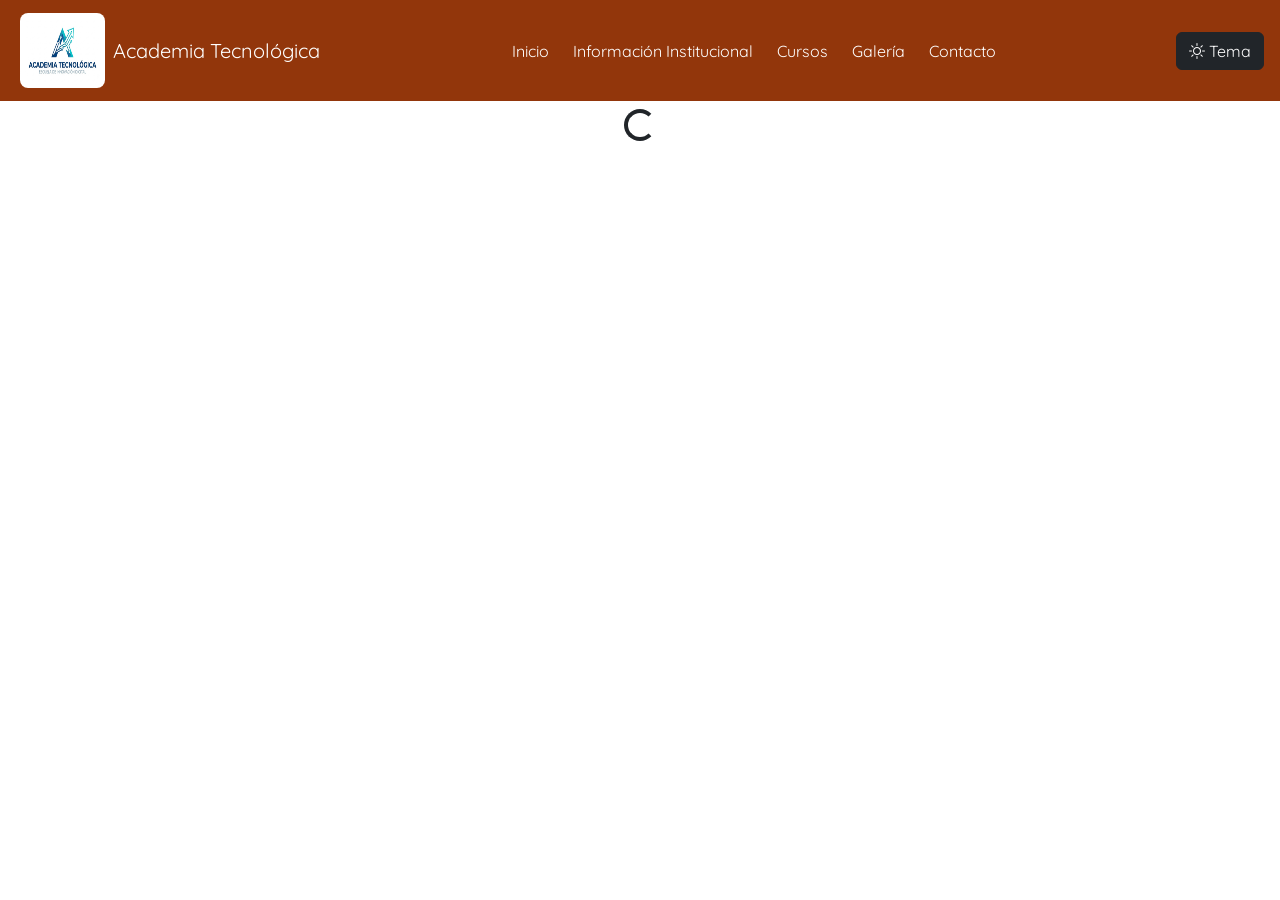
<file: Ejercicio1/index.html>
<!doctype html>
<html lang="es">

<head>
    <meta charset="UTF-8" />
    <meta name="viewport" content="width=device-width, initial-scale=1.0" />
    <title>Ejercicio 1</title>
    <link href="./css/bootstrap.min.css" rel="stylesheet" />
    <link href="./css/styles.css" rel="stylesheet" />
    <link href="./css/font/bootstrap-icons.css" rel="stylesheet" />
</head>

<body data-bs-spy="scroll" data-bs-target="#nav-principal" tabindex="0">
    <header>
        <h1 id="inicio" class="d-none">Inicio</h1> 
        <nav class="navbar navbar-expand-lg bg-acad sticky-top">
            <div class="container-fluid">
                <a class="navbar-brand text-white d-flex align-items-center" href="#inicio">
                    <img id="img-navbrand" class="rounded-3 ms-2" src="./img/logo.jpg" alt="Logotipo Academia" />
                    <span class="ms-2">Academia Tecnológica</span>
                </a>

                <button class="navbar-toggler bg-white" type="button" data-bs-toggle="collapse"
                    data-bs-target="#menuNavegacion" aria-controls="menuNavegacion" aria-expanded="false"
                    aria-label="Menú de navegación">
                    <span class="navbar-toggler-icon"></span>
                </button>

                <div class="collapse navbar-collapse" id="menuNavegacion">
                    <ul class="navbar-nav mx-auto">
                        <li class="nav-item m-1">
                            <a class="nav-link text-white" href="#inicio">Inicio</a>
                        </li>
                        <li class="nav-item m-1">
                            <a class="nav-link text-white" href="#info">Información Institucional</a>
                        </li>
                        <li class="nav-item m-1">
                            <a class="nav-link text-white" href="#cursos">Cursos</a>
                        </li>
                        <li class="nav-item m-1">
                            <a class="nav-link text-white" href="#galeria">Galería</a>
                        </li>
                        <li class="nav-item m-1">
                            <a class="nav-link text-white" href="#contacto">Contacto</a>
                        </li>
                    </ul>

                    <div class="d-flex">
                        <button id="btnTema" type="button" class="btn btn-dark m-1">
                            <i class="bi bi-brightness-high"></i> Tema
                        </button>
                    </div>
                </div>
            </div>
        </nav>
    </header>

    <div class="container-fluid justify-content-center text-center mt-2 mb-2" id="carga-spinner">
        <div class="spinner-border" role="status"></div> 
        <span class="visually-hidden">Cargando...</span>
    </div>

    <main class="container-fluid" id="contenido-principal" style="display: none">
        <div id="carruselInfo" class="carousel slide carousel-fade shadow rounded overflow-hidden"
            data-bs-ride="carousel" data-bs-interval="2500">
            <div class="carousel-indicators">
                <button type="button" data-bs-target="#carruselInfo" data-bs-slide-to="0" class="active bg-warning"
                    aria-current="true" aria-label="Slide 1"></button>
                <button type="button" data-bs-target="#carruselInfo" data-bs-slide-to="1" class="bg-warning"
                    aria-label="Slide 2"></button>
                <button type="button" data-bs-target="#carruselInfo" data-bs-slide-to="2" class="bg-warning"
                    aria-label="Slide 3"></button>
            </div>

            <div class="carousel-inner">
                <div class="carousel-item active">
                    <img src="./img/car1.jpg" alt="Imagen del carrusel 1" class="d-block w-100" />
                    <div class="carousel-caption d-none d-md-block">
                        <div class="card shadow-sm">
                            <div class="card-body">
                                <h5 class="card-title">Aprende programación web.</h5>
                                <p class="card-text">
                                    Domina la creación de aplicaciones webs escalables.
                                </p>
                                <a class="btn btn-success" type="button" href="#contacto">
                                    Contacto
                                </a>
                            </div>
                        </div>
                    </div>
                </div>

                <div class="carousel-item">
                    <img src="./img/car2.jpg" alt="Imagen del carrusel 2" class="d-block w-100" />
                    <div class="carousel-caption d-none d-md-block">
                        <div class="card shadow-sm">
                            <div class="card-body">
                                <h5 class="card-title">Desarrolla proyectos reales.</h5>
                                <p class="card-text">
                                    Tus aplicaciones tendrán la calidad de proyectos oficiales.
                                </p>
                                <a class="btn btn-success" type="button" href="#contacto">
                                    Contacto
                                </a>
                            </div>
                        </div>
                    </div>
                </div>

                <div class="carousel-item">
                    <img src="./img/car3.jpg" alt="Imagen del carrusel 3" class="d-block w-100" />
                    <div class="carousel-caption d-none d-md-block">
                        <div class="card shadow-sm">
                            <div class="card-body">
                                <h5 class="card-title">
                                    Mejora tus oportunidades laborales.
                                </h5>
                                <p class="card-text">
                                    Destaca con tus habilidades que aprenderás aquí.
                                </p>
                                <a class="btn btn-success" type="button" href="#contacto">
                                    Contacto
                                </a>
                            </div>
                        </div>
                    </div>
                </div>
            </div>

            <button class="carousel-control-prev" type="button" data-bs-target="#carruselInfo" data-bs-slide="prev">
                <span class="carousel-control-prev-icon bg-success" aria-hidden="true"></span>
                <span class="visually-hidden">Anterior</span>
            </button>
            <button class="carousel-control-next" type="button" data-bs-target="#carruselInfo" data-bs-slide="next">
                <span class="carousel-control-next-icon bg-success" aria-hidden="true"></span>
                <span class="visually-hidden">Siguiente</span>
            </button>
        </div>

        <h1 class="text-center mt-2 mb-2" id="info">
            <i class="bi bi-building-fill-gear"></i> Información Institucional
        </h1>

        <div class="container-fluid">
            <h3 class="text-center mt-2 mb-2">
                <i class="bi bi-info-circle"></i> ¿Quiénes Somos?
            </h3>
            <div class="card shadow">
                <div class="card-body text-center">
                    <p class="card-text">
                        Somos una prestigiosa academia que implementa la tecnología en el
                        aprendizaje de sus educandos, para que sean profesionales que
                        encuentren soluciones reales y a la vanguardia de las nuevas
                        tecnologías.
                    </p>
                    <img src="./img/logo.jpg" alt="Logotipo Institucional" />
                </div>
            </div>
        </div>

        <div class="row m-1">
            <h3 class="text-center mb-4 scroll-section">Beneficios</h3>
            <div class="col-12 col-sm-6 col-lg-3 mb-4">
                <div class="card shadow h-100">
                    <img src="./img/clasesprácticas.avif" class="card-img-top beneficio-card-img"
                        alt="Clases Prácticas" />
                    <div class="card-body text-center">
                        <h5 class="card-title">Clases Prácticas</h5>
                        <p class="card-text">
                            Aprenderás en un entorno donde el hacer será lo primordial.
                        </p>
                    </div>
                </div>
            </div>

            <div class="col-12 col-sm-6 col-lg-3 mb-4">
                <div class="card shadow h-100">
                    <img src="./img/certificación.jpeg" class="card-img-top beneficio-card-img" alt="Certificación" />
                    <div class="card-body text-center">
                        <h5 class="card-title">Certificación</h5>
                        <p class="card-text">
                            Todos nuestros cursos están validados por instituciones
                            educativas y entregamos un diploma al culminarlos.
                        </p>
                    </div>
                </div>
            </div>

            <div class="col-12 col-sm-6 col-lg-3 mb-4">
                <div class="card shadow h-100">
                    <img src="./img/instructores.webp" class="card-img-top beneficio-card-img" alt="Instructores" />
                    <div class="card-body text-center">
                        <h5 class="card-title">Instructores Especializados</h5>
                        <p class="card-text">
                            Cada profesor está altamente calificado y con años de
                            experiencia en su materia.
                        </p>
                    </div>
                </div>
            </div>

            <div class="col-12 col-sm-6 col-lg-3 mb-4">
                <div class="card shadow h-100">
                    <img src="./img/proyectos.jpg" class="card-img-top beneficio-card-img" alt="Proyectos" />
                    <div class="card-body text-center">
                        <h5 class="card-title">Proyectos Reales</h5>
                        <p class="card-text">
                            En cada curso construirás soluciones para problemáticas de la
                            vida real.
                        </p>
                    </div>
                </div>
            </div>
        </div>

        <div class="container-fluid m-1">
            <h3 class="text-center mb-4 scroll-section">Ventajas</h3>
            <ul class="list-group">
                <li class="list-group-item active">
                    <i class="bi bi-book"></i> Acceso a material digital.
                </li>
                <li class="list-group-item">
                    <i class="bi bi-backpack"></i> Clases presenciales.
                </li>
                <li class="list-group-item">
                    <i class="bi bi-back"></i> Asesoría personalizada.
                </li>
                <li class="list-group-item">
                    <i class="bi bi-award"></i> Certificado de participación.
                </li>
                <li class="list-group-item">
                    <i class="bi bi-bag-check-fill"></i> Proyectos prácticos.
                </li>
            </ul>
        </div>

        <div class="row m-1">
            <h4 class="text-center mt-2 mb-4 scroll-section" id="cursos">Cursos</h4>
            <div class="col-12 col-md-6 col-lg-4 mb-4">
                <div class="card shadow h-100 scroll-section" id="cursohtml">
                    <img src="./img/curso1.jpg" class="card-img-top curso-card-img" alt="Curso HTML y CSS." />
                    <div class="justify-content-center"></div>
                    <div class="card-body text-center">
                        <h5 class="card-title">
                            HTML y CSS
                            <span class="badge text-bg-success">Disponible</span>
                        </h5>
                        <p class="card-text">
                            Aprende a estructurar tus páginas web desde cero.
                        </p>
                        <p class="card-text">Duración: 4 semanas</p>
                        <p class="card-text">Precio: $20.00</p>
                        <a href="#" class="btn btn-secondary">Ver curso</a>
                    </div>
                </div>
            </div>

            <div class="col-12 col-md-6 col-lg-4 mb-4">
                <div class="card shadow h-100">
                    <img src="./img/javascript.png" class="card-img-top curso-card-img" alt="Curso JS." />
                    <div class="card-body text-center">
                        <h5 class="card-title">
                            JavaScript
                            <span class="badge text-bg-success">Disponible</span>
                        </h5>
                        <p class="card-text">
                            Aprende a programar backend y frontend con JS.
                        </p>
                        <p class="card-text">Duración: 4 semanas</p>
                        <p class="card-text">Precio: $25.00</p>
                        <a href="#" class="btn btn-secondary">Ver curso</a>
                    </div>
                </div>
            </div>

            <div class="col-12 col-md-6 col-lg-4 mb-4">
                <div class="card shadow h-100">
                    <img src="./img/bootstrap.png" class="card-img-top curso-card-img" alt="Curso de Bootstrap." />
                    <div class="card-body text-center">
                        <h5 class="card-title">
                            Bootstrap
                            <span class="badge text-bg-warning">Pocos cupos disponibles</span>
                        </h5>
                        <p class="card-text">
                            Aprende a diseñar páginas web de una manera sencilla y rápida.
                        </p>
                        <p class="card-text">Duración: 4 semanas</p>
                        <p class="card-text">Precio: $15.00</p>
                        <a href="#" class="btn btn-secondary">Ver curso</a>
                    </div>
                </div>
            </div>

            <div class="col-12 col-md-6 col-lg-4 mb-4">
                <div class="card shadow h-100 scroll-section" id="cursocsharp">
                    <img src="./img/csharp.webp" class="card-img-top curso-card-img" alt="Curso de C#." />
                    <div class="card-body text-center">
                        <h5 class="card-title">
                            C#
                            <span class="badge text-bg-success">Disponible</span>
                        </h5>
                        <p class="card-text">
                            Aprende a programar con C# y utilizar el ecosistema de .NET
                            (ASP.NET, MAUI, etc).
                        </p>
                        <p class="card-text">Duración: 4 semanas</p>
                        <p class="card-text">Precio: $40.00</p>
                        <a href="#" class="btn btn-secondary">Ver curso</a>
                    </div>
                </div>
            </div>

            <div class="col-12 col-md-6 col-lg-4 mb-4 scroll-section" id="cursobd">
                <div class="card shadow h-100">
                    <img src="./img/bd.jpg" class="card-img-top curso-card-img" alt="Curso de Bases de Datos." />
                    <div class="card-body text-center">
                        <h5 class="card-title">
                            Bases de Datos
                            <span class="badge text-bg-warning">Pocos cupos disponibles</span>
                        </h5>
                        <p class="card-text">
                            Aprende a diseñar bases de datos y tener persistencia en los
                            datos.
                        </p>
                        <p class="card-text">Duración: 4 semanas</p>
                        <p class="card-text">Precio: $25.00</p>
                        <a href="#" class="btn btn-secondary">Ver curso</a>
                    </div>
                </div>
            </div>

            <div class="col-12 col-md-6 col-lg-4 mb-4">
                <div class="card shadow h-100">
                    <img src="./img/gitgithub.png" class="card-img-top curso-card-img" alt="Curso de Git y Github." />
                    <div class="card-body text-center">
                        <h5 class="card-title">
                            Git y Github.
                            <span class="badge text-bg-danger">Lleno</span>
                        </h5>
                        <p class="card-text">
                            Aprende a llevar una línea de tiempo de tus proyectos, y nunca
                            perderlos o dañarlos.
                        </p>
                        <p class="card-text">Duración: 4 semanas</p>
                        <p class="card-text">Precio: $35.00</p>
                        <a href="#" class="btn btn-secondary">Ver curso</a>
                    </div>
                </div>
            </div>
        </div>

        <div class="container-fluid m-1 px-4">
            <h3 class="text-center mt-2 mb-4">Preguntas Frecuentes</h3>
            <div class="accordion" id="acordeonPreguntas">
                <div class="accordion-item">
                    <h2 class="accordion-header" id="pregunta1">
                        <button class="accordion-button" type="button" data-bs-toggle="collapse"
                            data-bs-target="#collapseOne" aria-expanded="true" aria-controls="collapseOne">
                            ¿Los cursos entregan certificado?
                        </button>
                    </h2>
                    <div id="collapseOne" class="accordion-collapse collapse show" aria-labelledby="pregunta1"
                        data-bs-parent="#acordeonPreguntas">
                        <div class="accordion-body">
                            Sí, todos los cursos entregan certificados auditados y
                            reconocidos por instituciones educativas.
                        </div>
                    </div>
                </div>

                <div class="accordion-item">
                    <h2 class="accordion-header" id="pregunta2">
                        <button class="accordion-button collapsed" type="button" data-bs-toggle="collapse"
                            data-bs-target="#collapseTwo" aria-expanded="false" aria-controls="collapseTwo">
                            ¿Se necesita experiencia previa?
                        </button>
                    </h2>
                    <div id="collapseTwo" class="accordion-collapse collapse" aria-labelledby="pregunta2"
                        data-bs-parent="#acordeonPreguntas">
                        <div class="accordion-body">
                            No, la mayoría de nuestros cursos son introductorios. Luego hay
                            para cuando hayas avanzando o si ya tenías bases antes.
                        </div>
                    </div>
                </div>

                <div class="accordion-item">
                    <h2 class="accordion-header" id="pregunta3">
                        <button class="accordion-button collapsed" type="button" data-bs-toggle="collapse"
                            data-bs-target="#collapseThree" aria-expanded="false" aria-controls="collapseThree">
                            ¿Las clases son presenciales?
                        </button>
                    </h2>
                    <div id="collapseThree" class="accordion-collapse collapse" aria-labelledby="pregunta3"
                        data-bs-parent="#acordeonPreguntas">
                        <div class="accordion-body">
                            Sí, la mayoría de nuestros cursos lo son, pero también contamos
                            con virtuales e híbridos.
                        </div>
                    </div>
                </div>

                <div class="accordion-item">
                    <h2 class="accordion-header" id="pregunta4">
                        <button class="accordion-button collapsed" type="button" data-bs-toggle="collapse"
                            data-bs-target="#collapseFour" aria-expanded="false" aria-controls="collapseFour">
                            ¿Qué métodos de pago se aceptan?
                        </button>
                    </h2>
                    <div id="collapseFour" class="accordion-collapse collapse" aria-labelledby="pregunta4"
                        data-bs-parent="#acordeonPreguntas">
                        <div class="accordion-body">
                            Efectivo (en las instalaciones), tarjetas de débito o crédito y
                            PayPal.
                        </div>
                    </div>
                </div>
            </div>
        </div>

        <div class="container-fluid m-1" id="galeria">
            <h3 class="text-center mt-4 mb-4">Galería</h3>
            <div class="row g-2">
                <div class="col-12 col-md-4">
                    <img src="./img/galeria1.jpg" class="img-fluid rounded shadow galeria-card-img" alt="Foto 1" />
                </div>
                <div class="col-12 col-md-4">
                    <img src="./img/galeria2.avif" class="img-fluid rounded shadow galeria-card-img" alt="Foto 2" />
                </div>
                <div class="col-12 col-md-4">
                    <img src="./img/galeria3.avif" class="img-fluid rounded shadow galeria-card-img" alt="Foto 3" />
                </div>
            </div>
        </div>

            <div class="container-fluid m-1">
                <h3 class="text-center mt-2 mb-4 scroll-section" id="horarios">Horarios</h3>
                    <div class="table-responsive">
                        <table class="table table-responsive">
                            <thead>
                                <tr class="table-dark">
                                    <th>Curso</th>
                                    <th>Instructor</th>
                                    <th>Días</th>
                                    <th>Horario</th>
                                    <th>Modalidad</th>
                                    <th>Estado</th>
                                </tr>
                            </thead>
                            <tbody class="table-body">
                                <tr>
                                    <td>HTML y CSS</td>
                                    <td>Fulano 1</td>
                                    <td>Lunes a Viernes</td>
                                    <td>8:00AM a 12:00PM</td>
                                    <td>Presencial</td>
                                    <td><span class="badge text-bg-success">Disponible</span></td>
                                </tr>
                                <tr>
                                    <td>JavaScript</td>
                                    <td>Fulano 2</td>
                                    <td>Lunes a Viernes</td>
                                    <td>8:00AM a 12:00PM</td>
                                    <td>Presencial</td>
                                    <td><span class="badge text-bg-success">Disponible</span></td>
                                </tr>
                                <tr>
                                    <td>Bootstrap</td>
                                    <td>Fulano 3</td>
                                    <td>Lunes a Viernes</td>
                                    <td>1:00PM a 5:00PM</td>
                                    <td>Presencial</td>
                                    <td>
                                        <span class="badge text-bg-warning">Pocos cupos disponibles</span>
                                    </td>
                                </tr>
                                <tr>
                                    <td>C#</td>
                                    <td>Fulano 4</td>
                                    <td>Lunes a Viernes</td>
                                    <td>1:00PM a 5:00PM</td>
                                    <td>Presencial</td>
                                    <td><span class="badge text-bg-success">Disponible</span></td>
                                </tr>
                                <tr>
                                    <td>Bases de Datos</td>
                                    <td>Fulano 5</td>
                                    <td>Lunes a Viernes</td>
                                    <td>1:00PM a 5:00PM</td>
                                    <td>Presencial</td>
                                    <td>
                                        <span class="badge text-bg-warning">Pocos cupos disponibles</span>
                                    </td>
                                </tr>
                                <tr>
                                    <td>Git y Github</td>
                                    <td>Fulano 6</td>
                                    <td>Jueves y Viernes</td>
                                    <td>8:00AM a 12:00PM</td>
                                    <td>Presencial</td>
                                    <td><span class="badge text-bg-danger">Lleno</span></td>
                                </tr>
                            </tbody>
                        </table>
                    </div>
            </div>

            <div class="container-fluid my-4 scroll-section" id="video">
                <h3 class="text-center mt-2 mb-4">Vídeo Institucional</h3>
                <div class="col-12 col-md-8 ratio ratio-16x9">
                    <iframe id="iframe-video" src="https://www.youtube.com/embed/LlCwHnp3kL4" title="Video Institucional Academia" allowfullscreen></iframe>
                </div>
                </iframe>
            </div>

            <div class="container-fluid my-4 scroll-section" id="contacto">
                <h3 class="text-center mt-2 mb-4">Contáctanos</h3>

                <div class="row justify-content-center">
                    <div class="col-12 col-md-6">
                        <form id="frmContacto">
                            <div class="card shadow">
                                <div class="card-body p-4">
                                    <div class="mb-3">
                                        <label class="form-label fw-bold">Nombre Completo</label>
                                        <input id="nombre" type="text" class="form-control" placeholder="Ej. Juan Pérez"
                                            required />
                                    </div>

                                    <div class="mb-3">
                                        <label class="form-label fw-bold">Correo Electrónico</label>
                                        <input id="correo" type="email" class="form-control"
                                            placeholder="nombre@correo.com" required />
                                    </div>

                                    <div class="mb-3">
                                        <label class="form-label fw-bold">Teléfono</label>
                                        <div class="input-group">
                                            <span class="input-group-text">+503</span>
                                            <input id="telefono" type="tel" class="form-control" placeholder="1234-5678"
                                                pattern="[0-9]{4}-[0-9]{4}" required />
                                        </div>
                                    </div>

                                    <div class="mb-3">
                                        <label class="form-label fw-bold">Mensaje</label>
                                        <textarea id="mensaje" class="form-control"
                                            placeholder="La plataforma me parece excelente..." required></textarea>
                                    </div>

                                    <div class="mb-3">
                                        <label class="form-label fw-bold">Acepto Términos y Condiciones</label>
                                        <input id="confirmarTerminos" type="checkbox" class="form-check-input" />
                                    </div>

                                    <button type="submit" class="btn btn-success w-100 mt-2">
                                        Enviar Mensaje
                                    </button>
                                </div>
                            </div>
                        </form>
                        <div class="alert alert-primary">
                            Completa el formulario para poder contactarte.
                        </div>
                        <div class="container text-center">
                            <a class="btn btn-primary" href="#inicio"> Regresar al Inicio </a>
                        </div>
                    </div>
                </div>
            </div>

            <div class="toast-container position-fixed bottom-0 end-0 p-3">
                <div id="enviadoToast" class="toast" role="alert" aria-live="assertive" aria-atomic="true">
                    <div class="toast-header bg-success">
                        <i class="bi bi-check"></i>
                        <strong class="me-auto">Mensaje enviado correctamente.</strong>
                        <button type="button" class="btn-close" data-bs-dismiss="toast" aria-label="Close"></button>
                    </div>
                    <div class="toast-body">
                        Tu mensaje ya fue enviado, te responderemos en la brevedad posible.
                    </div>
                </div>
            </div>

            <div class="toast-container position-fixed bottom-0 end-0 p-3">
                <div id="errorToast" class="toast" role="alert" aria-live="assertive" aria-atomic="true">
                    <div class="toast-header bg-danger">
                        <i class="bi bi-x"></i>
                        <strong class="me-auto">Datos incompletos.</strong>
                        <button type="button" class="btn-close" data-bs-dismiss="toast" aria-label="Close"></button>
                    </div>
                    <div class="toast-body">
                        Todos los datos del formulario deben de ser completados correctamente.
                    </div>
                </div>
            </div>

            <footer class="container-fluid bg-acad py-4 m-1">
                <div class="row mt-1 text-center text-white">
                    <h5 class="mb-4">
                        Academia Tecnológica busca la excelencia en sus alumnos y maestros.
                    </h5>
                    <h5 class="mb-4">Redes Sociales</h5>
                    <div class="col-md-3">
                        <i class="bi bi-youtube"></i>
                        <a href="#" class="nav-link">Canal de YouTube</a>
                    </div>
                    <div class="col-md-3">
                        <i class="bi bi-facebook"></i>
                        <a href="#" class="nav-link">Página de Facebook</a>
                    </div>
                    <div class="col-md-3">
                        <i class="bi bi-phone"></i>
                        <a href="tel:7777-7777" class="nav-link">Teléfono</a>
                    </div>
                    <div class="col-md-3">
                        <i class="bi bi-envelope-at"></i>
                        <a href="mailto:example@example.com" class="nav-link">Correo</a>
                    </div>
                </div>
                <h4 class="text-center text-white mt-4">
                    © 2026 Academia Tecnológica. Todos los derechos reservados.
                </h4>
            </footer>
    </main>
    <script src="./js/bootstrap.bundle.min.js"></script>
    <script src="./js/app.js"></script>
</body>

</html>
</file>
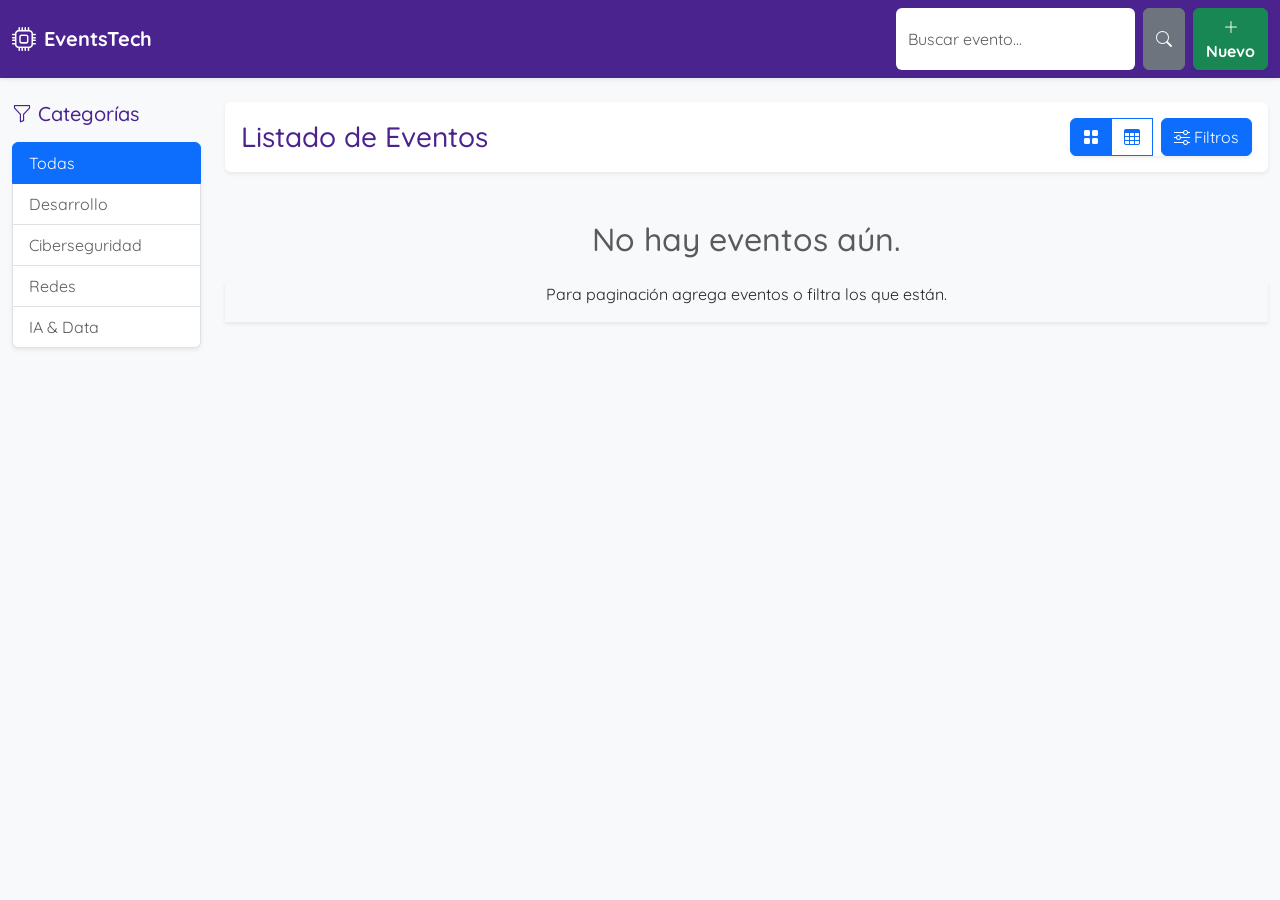
<file: Ejercicio2/index.html>
<!doctype html>
<html lang="es">

<head>
    <meta charset="UTF-8" />
    <meta name="viewport" content="width=device-width, initial-scale=1.0" />
    <title>Ejercicio 2</title>
    <link href="./css/bootstrap.min.css" rel="stylesheet" />
    <link href="./css/styles.css" rel="stylesheet" />
    <link href="./css/font/bootstrap-icons.css" rel="stylesheet" />
</head>

<body class="bg-light">
    <header>
        <nav class="navbar navbar-expand-lg bg-header navbar-dark sticky-top shadow-sm">
            <div class="container-fluid">
                <a class="navbar-brand fw-bold d-flex align-items-center" href="#">
                    <i class="bi bi-cpu fs-4 me-2"></i> EventsTech
                </a>

                <button class="navbar-toggler" type="button" data-bs-toggle="collapse" data-bs-target="#navbarContent"
                    aria-controls="navbarContent" aria-expanded="false" aria-label="Toggle navigation">
                    <span class="navbar-toggler-icon"></span>
                </button>

                <div class="collapse navbar-collapse" id="navbarContent">
                    <div class="d-flex ms-auto gap-2 mt-2 mt-lg-0">
                        <input id="inputBuscar" class="form-control border-0" type="search"
                            placeholder="Buscar evento..." aria-label="Buscar" />
                        <button id="btnBuscar" class="btn btn-secondary text-light" type="button" title="Buscar">
                            <i class="bi bi-search"></i>
                        </button>

                        <button class="btn btn-success fw-bold text-white shadow-sm" data-bs-toggle="modal"
                            data-bs-target="#modalAgregarEvento">
                            <i class="bi bi-plus-lg"></i> Nuevo
                        </button>
                    </div>
                </div>
            </div>
        </nav>
    </header>

    <div class="container-fluid mt-4">
        <div class="row">
            <aside class="col-12 col-md-3 col-lg-2 mb-4">
                <h5 class="text-custom-title mb-3">
                    <i class="bi bi-funnel"></i> Categorías
                </h5>
                <div class="list-group shadow-sm" id="listaCategorias">
                    <button onclick="asignarCategoria('Todas', this)" type="button" class="list-group-item list-group-item-action active">
                        Todas
                    </button>
                    <button onclick="asignarCategoria('Desarrollo', this)" type="button" class="list-group-item list-group-item-action">
                        Desarrollo
                    </button>
                    <button onclick="asignarCategoria('Ciberseguridad', this)" type="button" class="list-group-item list-group-item-action">
                        Ciberseguridad
                    </button>
                    <button onclick="asignarCategoria('Redes', this)" type="button" class="list-group-item list-group-item-action">
                        Redes
                    </button>
                    <button onclick="asignarCategoria('IA & Data', this)" type="button" class="list-group-item list-group-item-action">
                        IA & Data
                    </button>
                </div>
            </aside>

            <main class="col-12 col-md-9 col-lg-10">
                <div class="d-flex justify-content-between align-items-center mb-3 p-3 bg-white rounded shadow-sm">
                    <h3 class="text-custom-title mb-0">Listado de Eventos</h3>
                    <div class="btn-group shadow-sm">
                        <button class="btn btn-outline-primary active" id="btnVistaCartas" title="Vista Tarjetas">
                            <i class="bi bi-grid-fill"></i>
                        </button>
                        <button class="btn btn-outline-primary" id="btnVistaTabla" title="Vista Tabla">
                            <i class="bi bi-table"></i>
                        </button>
                        <button class="btn btn-primary ms-2 rounded" type="button" data-bs-toggle="collapse"
                            data-bs-target="#filtrosAvanzados">
                            <i class="bi bi-sliders"></i> Filtros
                        </button>
                    </div>
                </div>

                <div class="collapse mb-4" id="filtrosAvanzados">
                    <div class="card card-body shadow-sm border-0 bg-white">
                        <div class="row g-3">
                            <div class="col-md-4">
                                <label class="form-label fw-bold text-secondary">Ordenar por:</label>
                                <select class="form-select" id="selectOrdenar">
                                    <option value="fechaAsc">Fecha (Más próximos)</option>
                                    <option value="fechaDesc">Fecha (Más lejanos)</option>
                                    <option value="nombreAsc">Nombre (A-Z)</option>
                                </select>
                            </div>
                            <div class="col-md-4">
                                <label class="form-label fw-bold text-secondary">Desde fecha:</label>
                                <input type="date" class="form-control" id="filtroFecha" />
                            </div>
                            <div class="col-md-4 d-flex align-items-end">
                                <button class="btn btn-outline-primary w-100 fw-bold" id="btnAplicarFiltros">
                                    Aplicar Filtros
                                </button>
                            </div>
                        </div>
                    </div>
                </div>

                <div id="contenedorEventos">

                </div>

                <nav class="mt-4" aria-label="Paginación de eventos">
                    <ul id="paginacion" class="pagination justify-content-center shadow-sm">
                        <p>Para paginación agrega eventos o filtra los que están.</p>
                    </ul>
                </nav>
            </main>
        </div>
    </div>

    <div class="modal fade" id="modalAgregarEvento" tabindex="-1" aria-labelledby="modalEventoLabel" aria-hidden="true">
        <div class="modal-dialog modal-dialog-centered modal-lg">
            <div class="modal-content border-0 shadow">
                <div class="modal-header bg-header text-white">
                    <h5 class="modal-title fw-bold" id="modalEventoLabel">
                        <i class="bi bi-calendar-plus"></i> Agregar Evento
                    </h5>
                    <button type="button" class="btn-close btn-close-white" data-bs-dismiss="modal"
                        aria-label="Close"></button>
                </div>

                <form id="frmEvento">
                    <div class="modal-body bg-light">
                        <div class="row g-3">
                            <div class="col-md-6">
                                <label class="form-label fw-bold">Código</label>
                                <input type="text" class="form-control" id="codigo" pattern="[A-Z]{3}-[0-9]{3}"
                                    placeholder="Ej. ABC-001" required />
                            </div>
                            <div class="col-md-6">
                                <label class="form-label fw-bold">Categoría</label>
                                <select class="form-select" id="categoria" required>
                                    <option value="">Seleccione...</option>
                                    <option value="Desarrollo">Desarrollo</option>
                                    <option value="Ciberseguridad">Ciberseguridad</option>
                                    <option value="Redes">Redes</option>
                                    <option value="IA & Data">IA & Data</option>
                                </select>
                            </div>
                            <div class="col-12">
                                <label class="form-label fw-bold">Nombre del Evento</label>
                                <input type="text" class="form-control" id="nombre" placeholder="Ej. Taller de C#"
                                    required />
                            </div>
                            <div class="col-12">
                                <label class="form-label fw-bold">Lugar</label>
                                <input type="text" class="form-control" id="lugar" placeholder="Ej. Laboratorio 1"
                                    required />
                            </div>
                            <div class="col-md-4">
                                <label class="form-label fw-bold">Fecha</label>
                                <input type="date" class="form-control" id="fecha" required />
                            </div>
                            <div class="col-md-4">
                                <label class="form-label fw-bold">Hora</label>
                                <input type="time" class="form-control" id="hora" required />
                            </div>
                            <div class="col-md-4">
                                <label class="form-label fw-bold">Cupos</label>
                                <input type="number" class="form-control" id="cupos" min="1" placeholder="Ej. 30"
                                    required />
                            </div>
                            <div class="col-12">
                                <label class="form-label fw-bold">Descripción</label>
                                <textarea class="form-control" id="descripcion" rows="3"
                                    placeholder="Breve descripción del evento..." required></textarea>
                            </div>
                        </div>
                    </div>
                    <div class="modal-footer bg-white border-top">
                        <button type="button" class="btn btn-outline-secondary fw-bold" data-bs-dismiss="modal">
                            Cancelar
                        </button>
                        <button type="submit" class="btn btn-success fw-bold text-white">
                            Guardar Evento
                        </button>
                    </div>
                </form>
            </div>
        </div>
    </div>

    <div class="modal fade" id="modalEditarEvento" tabindex="-1" aria-labelledby="modalEventoLabel" aria-hidden="true">
        <div class="modal-dialog modal-dialog-centered modal-lg">
            <div class="modal-content border-0 shadow">
                <div class="modal-header bg-header text-white">
                    <h5 class="modal-title fw-bold" id="modalEventoLabel">
                        <i class="bi bi-calendar-plus"></i> Editar Evento
                    </h5>
                    <button type="button" class="btn-close btn-close-white" data-bs-dismiss="modal"
                        aria-label="Close"></button>
                </div>

                <form id="frmEditarEvento">
                    <input type="hidden" class="form-control" id="codigoActualEditar" pattern="[A-Z]{3}-[0-9]{3}"
                        placeholder="Ej. ABC-001" readonly required/>
                    <div class="modal-body bg-light">
                        <div class="row g-3">
                            <div class="col-md-6">
                                <label class="form-label fw-bold">Código</label>
                                <input type="text" class="form-control" id="codigoEditar" pattern="[A-Z]{3}-[0-9]{3}"
                                    placeholder="Ej. ABC-001" required />
                            </div>
                            <div class="col-md-6">
                                <label class="form-label fw-bold">Categoría</label>
                                <select class="form-select" id="categoriaEditar" required>
                                    <option value="">Seleccione...</option>
                                    <option value="Desarrollo">Desarrollo</option>
                                    <option value="Ciberseguridad">Ciberseguridad</option>
                                    <option value="Redes">Redes</option>
                                    <option value="IA & Data">IA & Data</option>
                                </select>
                            </div>
                            <div class="col-12">
                                <label class="form-label fw-bold">Nombre del Evento</label>
                                <input type="text" class="form-control" id="nombreEditar" placeholder="Ej. Taller de C#"
                                    required />
                            </div>
                            <div class="col-12">
                                <label class="form-label fw-bold">Lugar</label>
                                <input type="text" class="form-control" id="lugarEditar" placeholder="Ej. Laboratorio 1"
                                    required />
                            </div>
                            <div class="col-md-4">
                                <label class="form-label fw-bold">Fecha</label>
                                <input type="date" class="form-control" id="fechaEditar" required />
                            </div>
                            <div class="col-md-4">
                                <label class="form-label fw-bold">Hora</label>
                                <input type="time" class="form-control" id="horaEditar" required />
                            </div>
                            <div class="col-md-4">
                                <label class="form-label fw-bold">Cupos</label>
                                <input type="number" class="form-control" id="cuposEditar" min="1" placeholder="Ej. 30"
                                    required />
                            </div>
                            <div class="col-12">
                                <label class="form-label fw-bold">Descripción</label>
                                <textarea class="form-control" id="descripcionEditar" rows="3"
                                    placeholder="Breve descripción del evento..." required></textarea>
                            </div>
                        </div>
                    </div>
                    <div class="modal-footer bg-white border-top">
                        <button type="button" class="btn btn-outline-secondary fw-bold" data-bs-dismiss="modal">
                            Cancelar
                        </button>
                        <button type="submit" class="btn btn-success fw-bold text-white">
                            Editar Evento
                        </button>
                    </div>
                </form>
            </div>
        </div>
    </div>

    <div class="modal fade" id="modalEliminarEvento" tabindex="-1" aria-labelledby="modalEventoLabel"
        aria-hidden="true">
        <div class="modal-dialog modal-dialog-centered modal-lg">
            <div class="modal-content border-0 shadow">
                <div class="modal-header bg-header text-danger">
                    <h5 class="modal-title fw-bold" id="modalEventoLabel">
                        <i class="bi bi-trash-fill"></i> ¿Quieres eliminar el evento?
                    </h5>
                    <button type="button" class="btn-close btn-close-white" data-bs-dismiss="modal"
                        aria-label="Close"></button>
                </div>
                <div class="modal-body bg-light">
                    <h3 id="codEventoEliminar" class="text-center fw-bold"></h3>
                </div>
                <div class="modal-footer bg-white border-top">
                    <button type="button" class="btn btn-outline-secondary fw-bold" data-bs-dismiss="modal">
                        Cancelar
                    </button>
                    <button id="btnEliminarEvento" type="button" class="btn btn-danger fw-bold text-white">
                        Eliminar Evento
                    </button>
                </div>
            </div>
        </div>
    </div>

    <div class="offcanvas offcanvas-end shadow" tabindex="-1" id="offcanvasDetalle"
        aria-labelledby="offcanvasDetalleLabel">
        <div class="offcanvas-header bg-light border-bottom">
            <h5 class="offcanvas-title text-custom-title fw-bold" id="offcanvasDetalleLabel">
                <i class="bi bi-info-circle"></i> Detalles del Evento
            </h5>
            <button type="button" class="btn-close" data-bs-dismiss="offcanvas" aria-label="Close"></button>
        </div>
        <div class="offcanvas-body">
            <h4 class="text-primary fw-bold" id="detNombre">
                Taller Clean Architecture
            </h4>
            <span class="badge bg-secondary mb-4 fs-6" id="detCodigo">COD-001</span>

            <ul class="list-group list-group-flush mb-4">
                <li class="list-group-item px-0">
                    <strong><i class="bi bi-tag text-primary"></i> Categoría:</strong>
                    <span id="detCategoria">Desarrollo</span>
                </li>
                <li class="list-group-item px-0">
                    <strong><i class="bi bi-geo-alt text-primary"></i> Lugar:</strong>
                    <span id="detLugar">Auditorio A</span>
                </li>
                <li class="list-group-item px-0">
                    <strong><i class="bi bi-calendar text-primary"></i> Fecha:</strong>
                    <span id="detFecha">15/08/2026</span>
                </li>
                <li class="list-group-item px-0">
                    <strong><i class="bi bi-clock text-primary"></i> Hora:</strong>
                    <span id="detHora">14:00</span>
                </li>
                <li class="list-group-item px-0">
                    <strong><i class="bi bi-people text-primary"></i> Cupos:</strong>
                    <span id="detCupos">50</span>
                </li>
            </ul>

            <h6 class="fw-bold text-secondary border-bottom pb-2">Descripción</h6>
            <p id="detDescripcion" class="text-dark mt-2">
                Aprende las bases de la arquitectura limpia, inyección de dependencias
                y principios SOLID aplicando C# y .NET.
            </p>
        </div>
    </div>

    <div class="toast-container position-fixed bottom-0 end-0 p-3">
        <div id="toastExito" class="toast align-items-center text-bg-success border-0 shadow" role="alert"
            aria-live="assertive" aria-atomic="true">
            <div class="d-flex">
                <div class="toast-body fw-bold">
                    <i class="bi bi-check-circle-fill me-2"></i>
                    <span id="toastExitoMsj">Evento guardado correctamente.</span>
                </div>
                <button type="button" class="btn-close btn-close-white me-2 m-auto" data-bs-dismiss="toast"
                    aria-label="Close"></button>
            </div>
        </div>

        <div id="toastError" class="toast align-items-center text-bg-danger border-0 shadow" role="alert"
            aria-live="assertive" aria-atomic="true">
            <div class="d-flex">
                <div class="toast-body fw-bold">
                    <i class="bi bi-exclamation-triangle-fill me-2"></i>
                    <span id="toastErrorMsj">Revisa los campos.</span>
                </div>
                <button type="button" class="btn-close btn-close-white me-2 m-auto" data-bs-dismiss="toast"
                    aria-label="Close"></button>
            </div>
        </div>

        <div id="toastCodigo" class="toast align-items-center text-bg-warning border-0 shadow" role="alert"
            aria-live="assertive" aria-atomic="true">
            <div class="d-flex">
                <div class="toast-body fw-bold">
                    <i class="bi bi-exclamation-triangle-fill me-2"></i>
                    <span id="toastErrorMsj">Código repetido, usa otro.</span>
                </div>
                <button type="button" class="btn-close btn-close-white me-2 m-auto" data-bs-dismiss="toast"
                    aria-label="Close"></button>
            </div>
        </div>

        <div id="toastExitoEliminar" class="toast align-items-center text-bg-success border-0 shadow" role="alert"
            aria-live="assertive" aria-atomic="true">
            <div class="d-flex">
                <div class="toast-body fw-bold">
                    <i class="bi bi-check-circle-fill me-2"></i>
                    <span id="toastExitoMsj">Evento eliminado correctamente.</span>
                </div>
                <button type="button" class="btn-close btn-close-white me-2 m-auto" data-bs-dismiss="toast"
                    aria-label="Close"></button>
            </div>
        </div>
    </div>

    <script src="./js/bootstrap.bundle.min.js"></script>
    <script src="./js/app.js"></script>
</body>

</html>
</file>
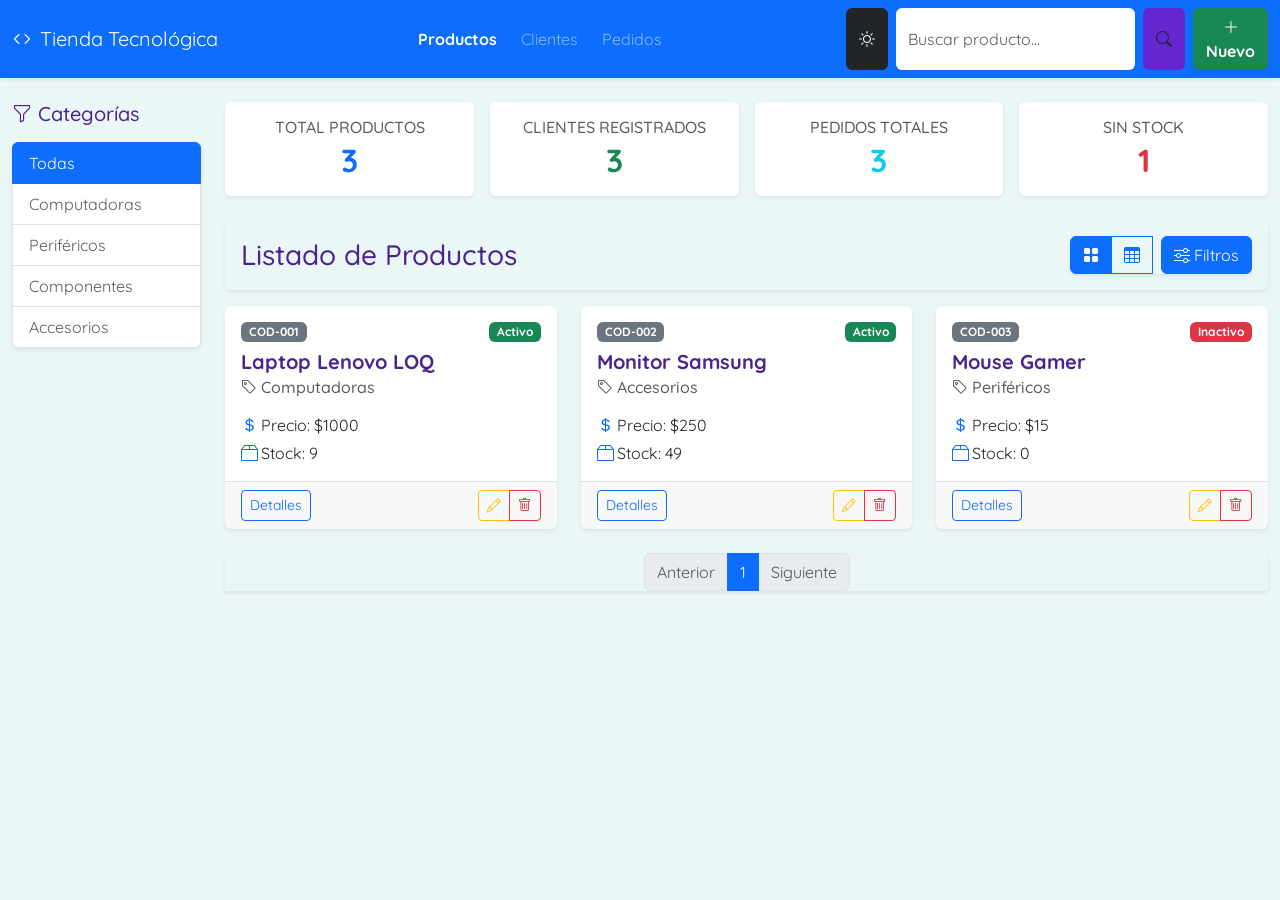
<file: Ejercicio3/index.html>
<!DOCTYPE html>
<html lang="es">

<head>
    <meta charset="UTF-8">
    <meta name="viewport" content="width=device-width, initial-scale=1.0">
    <title>Ejercicio 3</title>
    <link href="./css/bootstrap.min.css" rel="stylesheet">
    <link href="./css/styles.css" rel="stylesheet">
    <link href="./css/font/bootstrap-icons.css" rel="stylesheet">
</head>

<body>
    <header>
        <h1 id="inicio" class="d-none">Inicio</h1>
        <nav class="navbar navbar-expand-lg bg-primary sticky-top shadow-sm">
            <div class="container-fluid">
                <a class="navbar-brand text-white d-flex align-items-center" href="#inicio">
                    <i class="bi bi-code"></i>
                    <span class="ms-2">Tienda Tecnológica</span>
                </a>

                <button class="navbar-toggler" type="button" data-bs-toggle="collapse" data-bs-target="#menuNavegacion"
                    aria-controls="menuNavegacion" aria-expanded="false" aria-label="Menú de navegación">
                    <span class="navbar-toggler-icon"></span>
                </button>

                <div class="collapse navbar-collapse" id="menuNavegacion">
                    <ul id="seccionesNav" class="navbar-nav mx-auto text-center">
                        <li class="nav-item m-1">
                            <button class="nav-link fw-bold text-white active" onclick="cambiarVista(this, 'productos')">Productos</button>
                        </li>
                        <li class="nav-item m-1">
                            <button class="nav-link text-white-50" onclick="cambiarVista(this, 'clientes')">Clientes</button>
                        </li>
                        <li class="nav-item m-1">
                            <button class="nav-link text-white-50" onclick="cambiarVista(this, 'pedidos')">Pedidos</button>
                        </li>
                    </ul>

                    <div class="d-flex gap-2 mt-2 mt-lg-0 justify-content-center">
                        <button id="btnTema" type="button" class="btn btn-dark" title="Cambiar Tema">
                            <i class="bi bi-brightness-high"></i>
                        </button>
                        <input id="inputBuscar" class="form-control border-0" type="search"
                            placeholder="Buscar producto..." aria-label="Buscar" />
                        <button id="btnBuscar" class="btn btn-morado" type="button" title="Buscar">
                            <i class="bi bi-search"></i>
                        </button>

                        <button class="btn btn-success fw-bold text-white shadow-sm" data-bs-toggle="modal"
                            data-bs-target="#modalAgregarProducto">
                            <i class="bi bi-plus-lg"></i> Nuevo
                        </button>
                    </div>
                </div>
            </div>
        </nav>
    </header>

    <div class="container-fluid mt-4">
        <div class="row">
            <aside class="col-12 col-md-3 col-lg-2 mb-4">
                <h5 class="text-custom-title mb-3">
                    <i class="bi bi-funnel"></i> Categorías
                </h5>
                <div class="list-group shadow-sm" id="listaCategorias">
                    <button onclick="asignarCategoria('Todas', this)" type="button"
                        class="list-group-item list-group-item-action active">
                        Todas
                    </button>
                    <button onclick="asignarCategoria('Computadoras', this)" type="button"
                        class="list-group-item list-group-item-action">
                        Computadoras
                    </button>
                    <button onclick="asignarCategoria('Periféricos', this)" type="button"
                        class="list-group-item list-group-item-action">
                        Periféricos
                    </button>
                    <button onclick="asignarCategoria('Componentes', this)" type="button"
                        class="list-group-item list-group-item-action">
                        Componentes
                    </button>
                    <button onclick="asignarCategoria('Accesorios', this)" type="button"
                        class="list-group-item list-group-item-action">
                        Accesorios
                    </button>
                </div>
            </aside>

            <main class="col-12 col-md-9 col-lg-10">
                <div class="row g-3 mb-4">
                    <div class="col-12 col-sm-6 col-xl-3">
                        <div class="card border-0 shadow-sm custom-card-hover text-center p-3">
                            <h6 id="statTotalProductosLabel" class="text-muted text-uppercase mb-1 fs-7">Total Productos</h6>
                            <h2 class="fw-bold text-primary mb-0" id="statTotalProductos">0</h2>
                        </div>
                    </div>
                    <div class="col-12 col-sm-6 col-xl-3">
                        <div class="card border-0 shadow-sm custom-card-hover text-center p-3">
                            <h6 class="text-muted text-uppercase mb-1 fs-7">Clientes Registrados</h6>
                            <h2 class="fw-bold text-success mb-0" id="statTotalClientes">0</h2>
                        </div>
                    </div>
                    <div class="col-12 col-sm-6 col-xl-3">
                        <div class="card border-0 shadow-sm custom-card-hover text-center p-3">
                            <h6 class="text-muted text-uppercase mb-1 fs-7">Pedidos Totales</h6>
                            <h2 class="fw-bold text-info mb-0" id="statTotalPedidos">0</h2>
                        </div>
                    </div>
                    <div class="col-12 col-sm-6 col-xl-3">
                        <div class="card border-0 shadow-sm custom-card-hover text-center p-3">
                            <h6 class="text-muted text-uppercase mb-1 fs-7">Sin Stock</h6>
                            <h2 class="fw-bold text-danger mb-0" id="statSinStock">0</h2>
                        </div>
                    </div>
                </div>

                <div id="renderizadoFiltrosProductos" class="d-flex justify-content-between align-items-center mb-3 p-3 rounded shadow-sm">
                    <h3 class="text-custom-title mb-0">Listado de Productos</h3>
                    <div class="btn-group shadow-sm">
                        <button class="btn btn-outline-primary active" id="btnVistaCartas" title="Vista Tarjetas">
                            <i class="bi bi-grid-fill"></i>
                        </button>
                        <button class="btn btn-outline-primary" id="btnVistaTabla" title="Vista Tabla">
                            <i class="bi bi-table"></i>
                        </button>
                        <button class="btn btn-primary ms-2 rounded" type="button" data-bs-toggle="collapse"
                            data-bs-target="#filtrosAvanzados">
                            <i class="bi bi-sliders"></i> Filtros
                        </button>
                    </div>
                </div>

                <div class="collapse mb-4" id="filtrosAvanzados">
                    <div class="card card-body shadow-sm border-0">
                        <div class="row g-3">
                            <div class="col-md-4">
                                <label class="form-label fw-bold text-secondary">Ordenar por:</label>
                                <select class="form-select" id="selectOrdenar">
                                    <option value="nombreAsc">Nombre (A-Z)</option>
                                    <option value="nombreDesc">Nombre (Z-A)</option>
                                    <option value="precioAsc">Precio (Menor a Mayor)</option>
                                    <option value="precioDesc">Precio (Mayor a Menor)</option>
                                </select>
                            </div>
                            <div class="col-md-4">
                                <label class="form-label fw-bold text-secondary">Estado:</label>
                                <select class="form-select" id="estadoSelect">
                                    <option value="Todos">Todos</option>
                                    <option value="Activo">Activo</option>
                                    <option value="Inactivo">Inactivo</option>
                                </select>
                            </div>
                            <div class="col-md-4 d-flex align-items-end">
                                <button class="btn btn-outline-primary w-100 fw-bold" id="btnAplicarFiltros">
                                    Aplicar Filtros
                                </button>
                            </div>
                        </div>
                    </div>
                </div>

                <div id="contenedorProductos">
                </div>
                <nav class="mt-4" aria-label="Paginación de productos">
                    <ul id="paginacion" class="pagination justify-content-center shadow-sm">
                        <p class="text-muted mt-2">Para paginación agrega productos o filtra los que están.</p>
                    </ul>
                </nav>
                <div></div>

            </main>
        </div>
    </div>

    <div class="modal fade" id="modalAgregarProducto" tabindex="-1" aria-labelledby="modalAgregarProductoLabel"
        aria-hidden="true">
        <div class="modal-dialog modal-dialog-centered modal-lg">
            <div class="modal-content border-0 shadow">
                <div class="modal-header bg-header">
                    <h5 class="modal-title fw-bold" id="modalAgregarProductoLabel">
                        <i class="bi bi-box-seam"></i> Agregar Producto
                    </h5>
                    <button type="button" class="btn-close btn-close-white" data-bs-dismiss="modal"
                        aria-label="Close"></button>
                </div>

                <form id="frmProducto">
                    <div class="modal-body">
                        <div class="row g-3">
                            <div class="col-md-6">
                                <label class="form-label fw-bold">Código</label>
                                <input type="text" class="form-control" id="codigo" pattern="[A-Z]{3}-[0-9]{3}"
                                    placeholder="Ej. ABC-001" required />
                            </div>
                            <div class="col-md-6">
                                <label class="form-label fw-bold">Categoría</label>
                                <select class="form-select" id="categoria" required>
                                    <option value="">Seleccione...</option>
                                    <option value="Computadoras">Computadoras</option>
                                    <option value="Periféricos">Periféricos</option>
                                    <option value="Componentes">Componentes</option>
                                    <option value="Accesorios">Accesorios</option>
                                </select>
                            </div>
                            <div class="col-12">
                                <label class="form-label fw-bold">Nombre del Producto</label>
                                <input type="text" class="form-control" id="nombre" placeholder="Ej. Mouse Gamer"
                                    required />
                            </div>
                            <div class="col-md-4">
                                <label class="form-label fw-bold">Precio ($)</label>
                                <input type="number" class="form-control" id="precio" step="0.01" min="0.01" placeholder="Ej. 30.50"
                                    required />
                            </div>
                            <div class="col-md-4">
                                <label class="form-label fw-bold">Stock</label>
                                <input type="number" class="form-control" id="stock" min="0" placeholder="Ej. 30"
                                    required />
                            </div>
                            <div class="col-md-4">
                                <label class="form-label fw-bold">Estado</label>
                                <select class="form-select" id="estado" required>
                                    <option value="">Seleccione...</option>
                                    <option value="Activo">Activo</option>
                                    <option value="Inactivo">Inactivo</option>
                                </select>
                            </div>
                        </div>
                    </div>
                    <div class="modal-footer border-top">
                        <button type="button" class="btn btn-outline-secondary fw-bold" data-bs-dismiss="modal">
                            Cancelar
                        </button>
                        <button type="submit" class="btn btn-success fw-bold text-white">
                            Guardar Producto
                        </button>
                    </div>
                </form>
            </div>
        </div>
    </div>

    <div class="modal fade" id="modalEditarProducto" tabindex="-1" aria-labelledby="modalEditarProductoLabel"
        aria-hidden="true">
        <div class="modal-dialog modal-dialog-centered modal-lg">
            <div class="modal-content border-0 shadow">
                <div class="modal-header bg-header">
                    <h5 class="modal-title fw-bold" id="modalEditarProductoLabel">
                        <i class="bi bi-pencil-square"></i> Editar Producto
                    </h5>
                    <button type="button" class="btn-close btn-close-white" data-bs-dismiss="modal"
                        aria-label="Close"></button>
                </div>

                <form id="frmEditarProducto">
                    <input type="hidden" class="form-control" id="codigoActualEditar" pattern="[A-Z]{3}-[0-9]{3}"
                        readonly required />
                    <div class="modal-body">
                        <div class="row g-3">
                            <div class="col-md-6">
                                <label class="form-label fw-bold">Código</label>
                                <input type="text" class="form-control" id="codigoEditar" pattern="[A-Z]{3}-[0-9]{3}"
                                    placeholder="Ej. ABC-001" required />
                            </div>
                            <div class="col-md-6">
                                <label class="form-label fw-bold">Categoría</label>
                                <select class="form-select" id="categoriaEditar" required>
                                    <option value="">Seleccione...</option>
                                    <option value="Computadoras">Computadoras</option>
                                    <option value="Periféricos">Periféricos</option>
                                    <option value="Componentes">Componentes</option>
                                    <option value="Accesorios">Accesorios</option>
                                </select>
                            </div>
                            <div class="col-12">
                                <label class="form-label fw-bold">Nombre del Producto</label>
                                <input type="text" class="form-control" id="nombreEditar" placeholder="Ej. Mouse Gamer"
                                    required />
                            </div>
                            <div class="col-md-4">
                                <label class="form-label fw-bold">Precio ($)</label>
                                <input type="number" class="form-control" id="precioEditar" step="0.01" min="0.01" placeholder="Ej. 30.50"
                                    required />
                            </div>
                            <div class="col-md-4">
                                <label class="form-label fw-bold">Stock</label>
                                <input type="number" class="form-control" id="stockEditar" min="0" placeholder="Ej. 30"
                                    required />
                            </div>
                            <div class="col-md-4">
                                <label class="form-label fw-bold">Estado</label>
                                <select class="form-select" id="estadoEditar" required>
                                    <option value="">Seleccione...</option>
                                    <option value="Activo">Activo</option>
                                    <option value="Inactivo">Inactivo</option>
                                </select>
                            </div>
                        </div>
                    </div>
                    <div class="modal-footer border-top">
                        <button type="button" class="btn btn-outline-secondary fw-bold" data-bs-dismiss="modal">
                            Cancelar
                        </button>
                        <button type="submit" class="btn btn-success fw-bold text-white">
                            Editar Producto
                        </button>
                    </div>
                </form>
            </div>
        </div>
    </div>

    <div class="modal fade" id="modalEliminarProducto" tabindex="-1" aria-labelledby="modalEliminarProductoLabel"
        aria-hidden="true">
        <div class="modal-dialog modal-dialog-centered modal-lg">
            <div class="modal-content border-0 shadow">
                <div class="modal-header bg-header text-danger">
                    <h5 class="modal-title fw-bold" id="modalEliminarProductoLabel">
                        <i class="bi bi-trash-fill"></i> ¿Quieres eliminar el producto?
                    </h5>
                    <button type="button" class="btn-close btn-close-white" data-bs-dismiss="modal"
                        aria-label="Close"></button>
                </div>
                <div class="modal-body">
                    <h3 id="codProductoEliminar" class="text-center fw-bold"></h3>
                </div>
                <div class="modal-footer border-top">
                    <button type="button" class="btn btn-outline-secondary fw-bold" data-bs-dismiss="modal">
                        Cancelar
                    </button>
                    <button id="btnEliminarProducto" type="button" class="btn btn-danger fw-bold text-white">
                        Eliminar Producto
                    </button>
                </div>
            </div>
        </div>
    </div>

    <div class="offcanvas offcanvas-end shadow" tabindex="-1" id="offcanvasDetalle"
        aria-labelledby="offcanvasDetalleLabel">
        <div class="offcanvas-header border-bottom">
            <h5 class="offcanvas-title text-custom-title fw-bold" id="offcanvasDetalleLabel">
                <i class="bi bi-info-circle"></i> Detalles del Producto
            </h5>
            <button type="button" class="btn-close" data-bs-dismiss="offcanvas" aria-label="Close"></button>
        </div>
        <div class="offcanvas-body">
            <h4 class="text-primary fw-bold" id="detNombre">
                Cargando...
            </h4>
            <span class="badge bg-secondary mb-4 fs-6" id="detCodigo">PRO-000</span>

            <ul class="list-group list-group-flush mb-4">
                <li class="list-group-item px-0">
                    <strong><i class="bi bi-tag text-primary"></i> Categoría:</strong>
                    <span id="detCategoria">Cargando...</span>
                </li>
                <li class="list-group-item px-0">
                    <strong><i class="bi bi-currency-dollar text-primary"></i> Precio:</strong>
                    $<span id="detPrecio">0.00</span>
                </li>
                <li class="list-group-item px-0">
                    <strong><i class="bi bi-box2 text-primary"></i> Stock:</strong>
                    <span id="detStock">0</span> unidades
                </li>
                <li class="list-group-item px-0">
                    <strong><i class="bi bi-toggle-on text-primary"></i> Estado:</strong>
                    <span id="detEstado">Cargando...</span>
                </li>
            </ul>

        </div>
    </div>

    <div class="toast-container position-fixed bottom-0 end-0 p-3">
        <div id="toastExito" class="toast align-items-center text-bg-success border-0 shadow" role="alert"
            aria-live="assertive" aria-atomic="true">
            <div class="d-flex">
                <div class="toast-body fw-bold">
                    <i class="bi bi-check-circle-fill me-2"></i>
                    <span id="toastExitoMsj">Producto guardado correctamente.</span>
                </div>
                <button type="button" class="btn-close btn-close-white me-2 m-auto" data-bs-dismiss="toast"
                    aria-label="Close"></button>
            </div>
        </div>

        <div id="toastError" class="toast align-items-center text-bg-danger border-0 shadow" role="alert"
            aria-live="assertive" aria-atomic="true">
            <div class="d-flex">
                <div class="toast-body fw-bold">
                    <i class="bi bi-exclamation-triangle-fill me-2"></i>
                    <span id="toastErrorMsj">Revisa los campos.</span>
                </div>
                <button type="button" class="btn-close btn-close-white me-2 m-auto" data-bs-dismiss="toast"
                    aria-label="Close"></button>
            </div>
        </div>

        <div id="toastCodigo" class="toast align-items-center text-bg-warning border-0 shadow" role="alert"
            aria-live="assertive" aria-atomic="true">
            <div class="d-flex">
                <div class="toast-body fw-bold">
                    <i class="bi bi-exclamation-triangle-fill me-2"></i>
                    <span id="toastErrorMsj">Código repetido, usa otro.</span>
                </div>
                <button type="button" class="btn-close btn-close-white me-2 m-auto" data-bs-dismiss="toast"
                    aria-label="Close"></button>
            </div>
        </div>

        <div id="toastExitoEliminar" class="toast align-items-center text-bg-success border-0 shadow" role="alert"
            aria-live="assertive" aria-atomic="true">
            <div class="d-flex">
                <div class="toast-body fw-bold">
                    <i class="bi bi-check-circle-fill me-2"></i>
                    <span id="toastExitoMsj">Producto eliminado correctamente.</span>
                </div>
                <button type="button" class="btn-close btn-close-white me-2 m-auto" data-bs-dismiss="toast"
                    aria-label="Close"></button>
            </div>
        </div>
    </div>

    <script src="./js/bootstrap.bundle.min.js"></script>
    <script src="./js/app.js"></script>
</body>

</html>
</file>
<file: Ejercicio1/css/styles.css>
@import url('https://fonts.googleapis.com/css2?family=Quicksand:wght@300..700&display=swap');

* {
    font-family: 'Quicksand', 'Times New Roman', Times, serif;
}

body {
    min-height: 100vh;
    transition:
    background-color 0.5s ease,
    color 0.25s ease;
}

.bg-acad {
    background-color: rgb(146, 54, 11);
}


#img-navbrand {
    height: 75px;
    width: 85px;
}

#carruselInfo .carousel-item img {
    height: 60vh;
    object-fit: cover;
    object-position: center;
}

.curso-card-img {
    height: 350px;
    object-fit: cover;
    width: 100%;
    border-radius: 5px;
}

.beneficio-card-img {
    height: 300px;
    object-fit: cover;
    width: 100%;
    border-radius: 5px;
}

.galeria-card-img {
    height: 280px;
    object-fit: cover;
    width: 100%;
    border-radius: 5px;
}
</file>
<file: Ejercicio2/css/styles.css>
@import url('https://fonts.googleapis.com/css2?family=Quicksand:wght@300..700&display=swap');

* {
    font-family: 'Quicksand', 'Times New Roman', Times, serif;
}

.bg-header {
    background-color: #4b238f;
}

.text-custom-title {
    color: #4b238f;
}

.custom-card-hover {
    transition: transform 0.2s ease-in-out, box-shadow 0.2s ease-in-out;
}

.custom-card-hover:hover {
    transform: translateY(-3px);
    box-shadow: 0 .5rem 1rem rgba(0,0,0,.15) !important;
}

body {
    background-color: #f8f9fa; 
}
</file>
<file: Ejercicio3/css/styles.css>
@import url('https://fonts.googleapis.com/css2?family=Quicksand:wght@300..700&display=swap');

* {
    font-family: 'Quicksand', 'Times New Roman', Times, serif;
}

body {
  background-color: rgb(235, 246, 246);
  min-height: 100vh;
  transition:
    background-color 0.5s ease,
    color 0.25s ease;
}

[data-bs-theme="dark"] body {
  background-color: rgb(1, 23, 53);
}

.text-custom-title {
    color: #4b238f;
}

[data-bs-theme="dark"] .text-custom-title {
    color: #a779f8;
}

.btn-morado {
    background-color: #6426cf;
}

[data-bs-theme="dark"] .btn-morado {
    background-color: #9f6bf8;
}

.btn-morado:hover {
    background-color: #9f6bf8;
}

[data-bs-theme="dark"] .btn-morado:hover {
    background-color:  #6426cf;
}

.custom-card-hover {
    transition: transform 0.2s ease-in-out;
}

.custom-card-hover:hover {
    transform: translateY(-3px);
}
</file>
